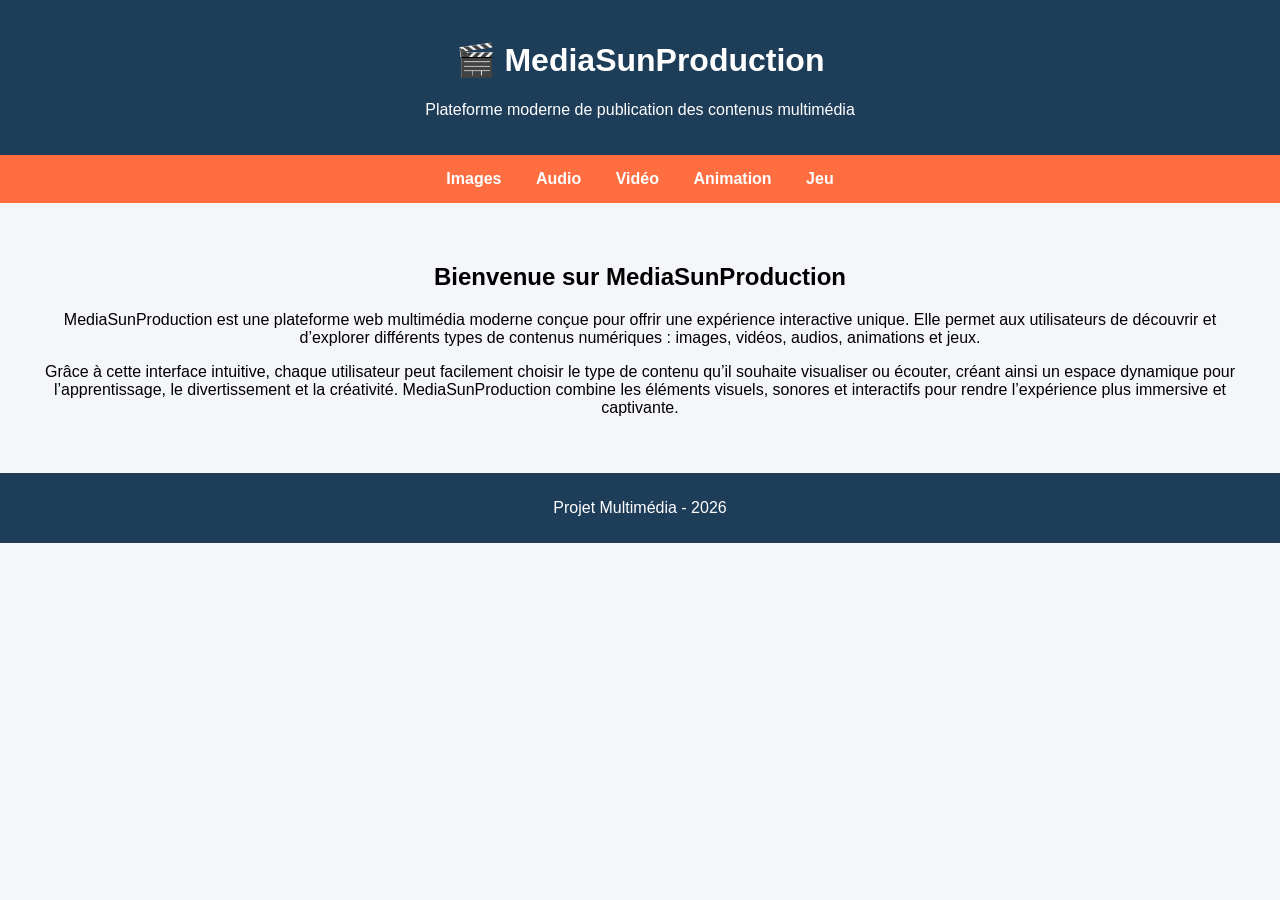
<file: index.html>
<!DOCTYPE html>
<html lang="fr">
<head>
<meta charset="UTF-8">
<title>MediaHub - Accueil</title>
<link rel="stylesheet" href="style.css">
</head>

<body>

<header>
    <h1>🎬 MediaSunProduction</h1>
    <p>Plateforme moderne de publication des contenus multimédia</p>
</header>

<nav>
    <a href="images.html">Images</a>
    <a href="audio.html">Audio</a>
    <a href="video.html">Vidéo</a>
    <a href="animation.html">Animation</a>
    <a href="jeu.html">Jeu</a>
</nav>

<section>
    <h2>Bienvenue sur MediaSunProduction</h2>

    <p>
        MediaSunProduction est une plateforme web multimédia moderne conçue pour offrir 
        une expérience interactive unique. Elle permet aux utilisateurs de découvrir et d’explorer 
        différents types de contenus numériques : images, vidéos, audios, animations et jeux.
    </p>

    <p>
        Grâce à cette interface intuitive, chaque utilisateur peut facilement 
        choisir le type de contenu qu’il souhaite visualiser ou écouter, créant ainsi un espace dynamique pour l’apprentissage, le divertissement et la créativité. MediaSunProduction combine les éléments visuels, 
        sonores et interactifs pour rendre l’expérience plus immersive et captivante.
    </p>

</section>

<footer>
    <p>Projet Multimédia - 2026</p>
</footer>

</body>
</html>
</file>
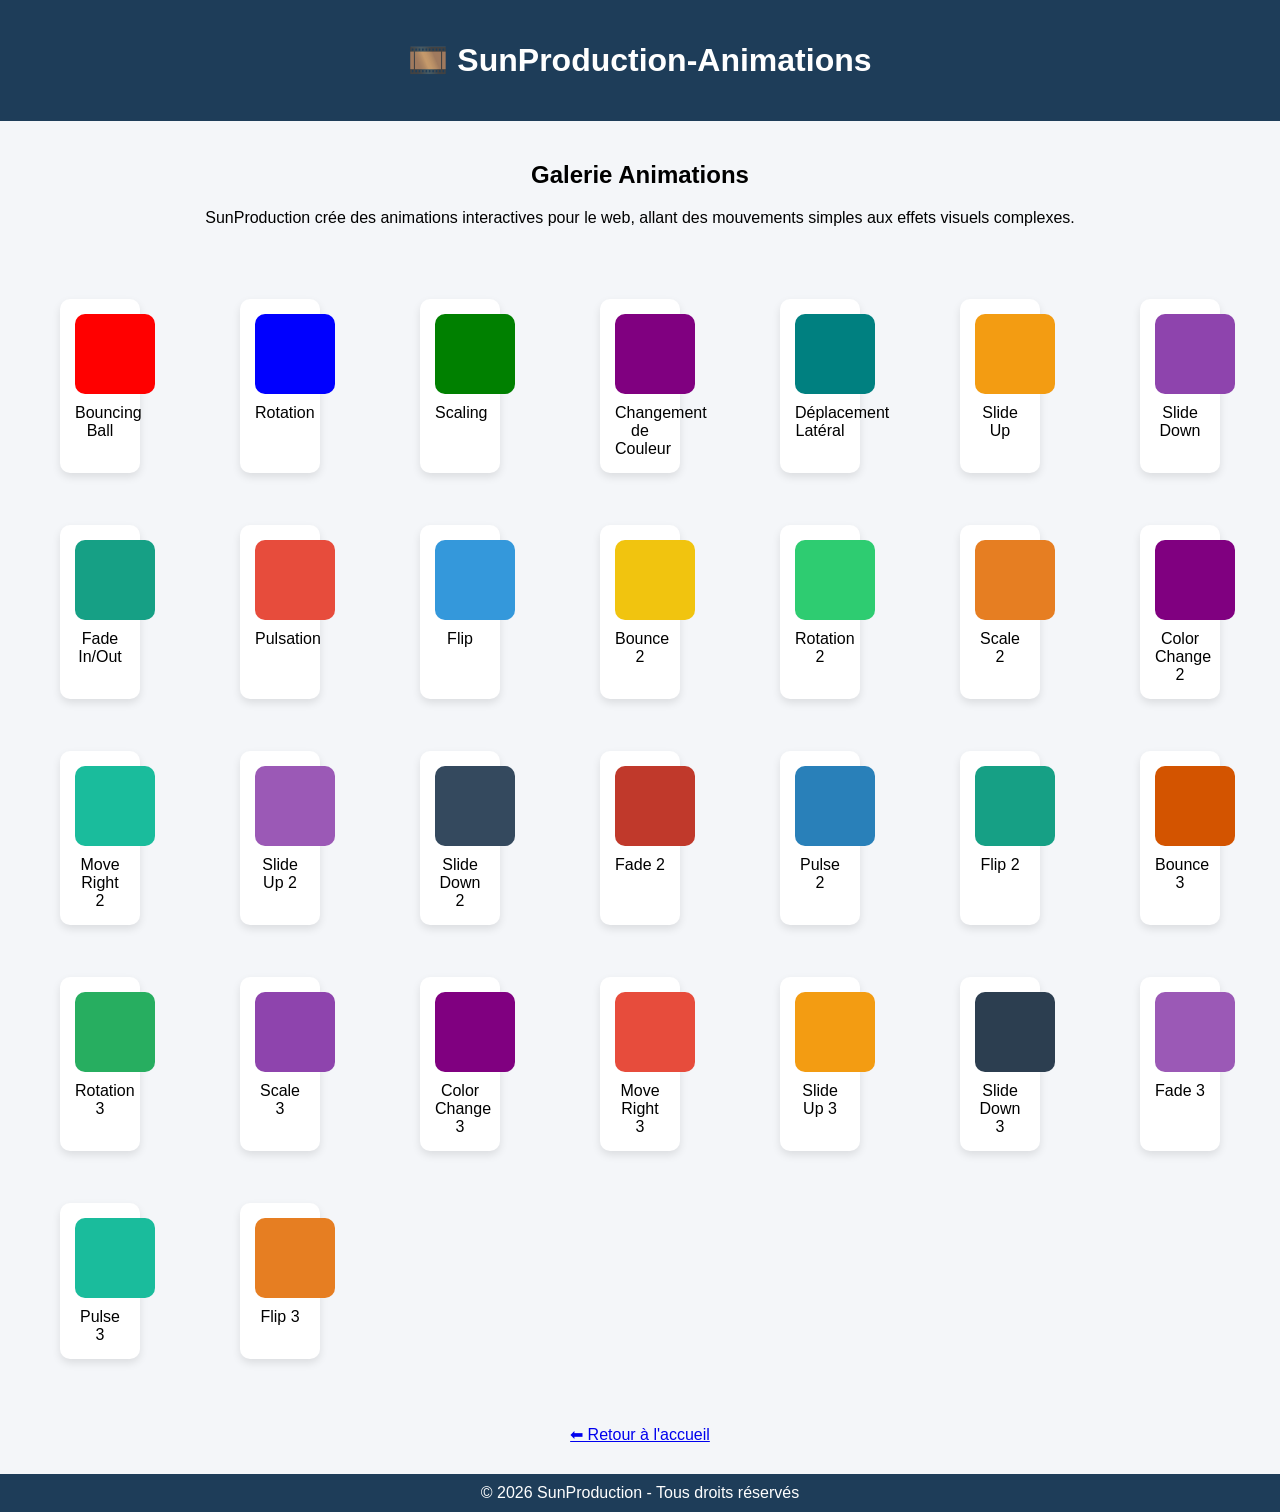
<file: animation.html>
<!DOCTYPE html>
<html lang="fr">
<head>
<meta charset="UTF-8">
<title>Animations - SunProduction</title>
<link rel="stylesheet" href="style.css">

<style>
.galerie-animation {
    display: grid;
    grid-template-columns: repeat(auto-fit, minmax(150px, 1fr));
    gap: 20px;
    padding: 20px;
}

figure {
    background-color: white;
    padding: 15px;
    border-radius: 10px;
    box-shadow: 0px 4px 8px rgba(0,0,0,0.1);
    text-align: center;
}

.anim {
    width: 80px;
    height: 80px;
    margin: 0 auto 10px auto;
    border-radius: 10px;
}

/* Animation 1: Bouncing Ball */
.bounce { background: red; animation: bounce 2s infinite; }
@keyframes bounce {
  0%, 100% { transform: translateY(0); }
  50% { transform: translateY(-50px); }
}

/* Animation 2: Rotation */
.rotate { background: blue; animation: rotate 2s linear infinite; }
@keyframes rotate {
  0% { transform: rotate(0deg); }
  100% { transform: rotate(360deg); }
}

/* Animation 3: Scaling */
.scale { background: green; animation: scale 2s infinite; }
@keyframes scale {
  0%,100% { transform: scale(1); }
  50% { transform: scale(1.5); }
}

/* Animation 4: Color Change */
.color { background: purple; animation: colorchange 3s infinite; }
@keyframes colorchange {
  0% { background-color: purple; }
  25% { background-color: orange; }
  50% { background-color: yellow; }
  75% { background-color: pink; }
  100% { background-color: purple; }
}

/* Animation 5: Move Right */
.move { background: teal; animation: moveRight 2s infinite; position: relative; }
@keyframes moveRight {
  0%,100% { left: 0; }
  50% { left: 50px; }
}

/* Les autres animations 6 à 30 peuvent suivre le même principe */
.slideup { background: #f39c12; animation: slideUp 2s infinite; }
@keyframes slideUp { 0%,100% { transform: translateY(0); } 50% { transform: translateY(-30px); } }

.slidedown { background: #8e44ad; animation: slideDown 2s infinite; }
@keyframes slideDown { 0%,100% { transform: translateY(0); } 50% { transform: translateY(30px); } }

.fade { background: #16a085; animation: fade 2s infinite; }
@keyframes fade { 0%,100% { opacity: 1; } 50% { opacity: 0.3; } }

.pulse { background: #e74c3c; animation: pulse 2s infinite; }
@keyframes pulse { 0%,100% { transform: scale(1); } 50% { transform: scale(1.2); } }

.flip { background: #3498db; animation: flip 2s infinite; }
@keyframes flip { 0%,100% { transform: rotateY(0deg); } 50% { transform: rotateY(180deg); } }

/* Pour aller jusqu’à 30, on peut dupliquer avec variations de couleur et animation duration */
</style>
</head>

<body>

<header>
    <h1>🎞️ SunProduction-Animations</h1>
    <p></p>
</header>

<section style="text-align:center; padding:20px;">
    <h2>Galerie Animations</h2>
    <p>
        SunProduction crée des animations interactives pour le web,
        allant des mouvements simples aux effets visuels complexes.
    </p>
</section>

<section class="galerie-animation">

<figure>
    <div class="anim bounce"></div>
    <figcaption>Bouncing Ball</figcaption>
</figure>

<figure>
    <div class="anim rotate"></div>
    <figcaption>Rotation</figcaption>
</figure>

<figure>
    <div class="anim scale"></div>
    <figcaption>Scaling</figcaption>
</figure>

<figure>
    <div class="anim color"></div>
    <figcaption>Changement de Couleur</figcaption>
</figure>

<figure>
    <div class="anim move"></div>
    <figcaption>Déplacement Latéral</figcaption>
</figure>

<figure>
    <div class="anim slideup"></div>
    <figcaption>Slide Up</figcaption>
</figure>

<figure>
    <div class="anim slidedown"></div>
    <figcaption>Slide Down</figcaption>
</figure>

<figure>
    <div class="anim fade"></div>
    <figcaption>Fade In/Out</figcaption>
</figure>

<figure>
    <div class="anim pulse"></div>
    <figcaption>Pulsation</figcaption>
</figure>

<figure>
    <div class="anim flip"></div>
    <figcaption>Flip</figcaption>
</figure>

<!-- Dupliquer pour atteindre 30 animations avec variations de couleurs et timing -->
<figure><div class="anim bounce" style="background:#f1c40f; animation-duration:1.5s;"></div><figcaption>Bounce 2</figcaption></figure>
<figure><div class="anim rotate" style="background:#2ecc71; animation-duration:3s;"></div><figcaption>Rotation 2</figcaption></figure>
<figure><div class="anim scale" style="background:#e67e22; animation-duration:2.5s;"></div><figcaption>Scale 2</figcaption></figure>
<figure><div class="anim color" style="animation-duration:4s;"></div><figcaption>Color Change 2</figcaption></figure>
<figure><div class="anim move" style="background:#1abc9c; animation-duration:1.8s;"></div><figcaption>Move Right 2</figcaption></figure>
<figure><div class="anim slideup" style="background:#9b59b6;"></div><figcaption>Slide Up 2</figcaption></figure>
<figure><div class="anim slidedown" style="background:#34495e;"></div><figcaption>Slide Down 2</figcaption></figure>
<figure><div class="anim fade" style="background:#c0392b;"></div><figcaption>Fade 2</figcaption></figure>
<figure><div class="anim pulse" style="background:#2980b9;"></div><figcaption>Pulse 2</figcaption></figure>
<figure><div class="anim flip" style="background:#16a085;"></div><figcaption>Flip 2</figcaption></figure>
<figure><div class="anim bounce" style="background:#d35400;"></div><figcaption>Bounce 3</figcaption></figure>
<figure><div class="anim rotate" style="background:#27ae60;"></div><figcaption>Rotation 3</figcaption></figure>
<figure><div class="anim scale" style="background:#8e44ad;"></div><figcaption>Scale 3</figcaption></figure>
<figure><div class="anim color" style="animation-duration:5s;"></div><figcaption>Color Change 3</figcaption></figure>
<figure><div class="anim move" style="background:#e74c3c;"></div><figcaption>Move Right 3</figcaption></figure>
<figure><div class="anim slideup" style="background:#f39c12;"></div><figcaption>Slide Up 3</figcaption></figure>
<figure><div class="anim slidedown" style="background:#2c3e50;"></div><figcaption>Slide Down 3</figcaption></figure>
<figure><div class="anim fade" style="background:#9b59b6;"></div><figcaption>Fade 3</figcaption></figure>
<figure><div class="anim pulse" style="background:#1abc9c;"></div><figcaption>Pulse 3</figcaption></figure>
<figure><div class="anim flip" style="background:#e67e22;"></div><figcaption>Flip 3</figcaption></figure>

</section>

<div style="text-align:center; margin:30px;">
    <a href="index.html">⬅ Retour à l'accueil</a>
</div>

<footer style="text-align:center; padding:10px; background:#1e3d59; color:white;">
    © 2026 SunProduction - Tous droits réservés
</footer>

</body>
</html>
</file>
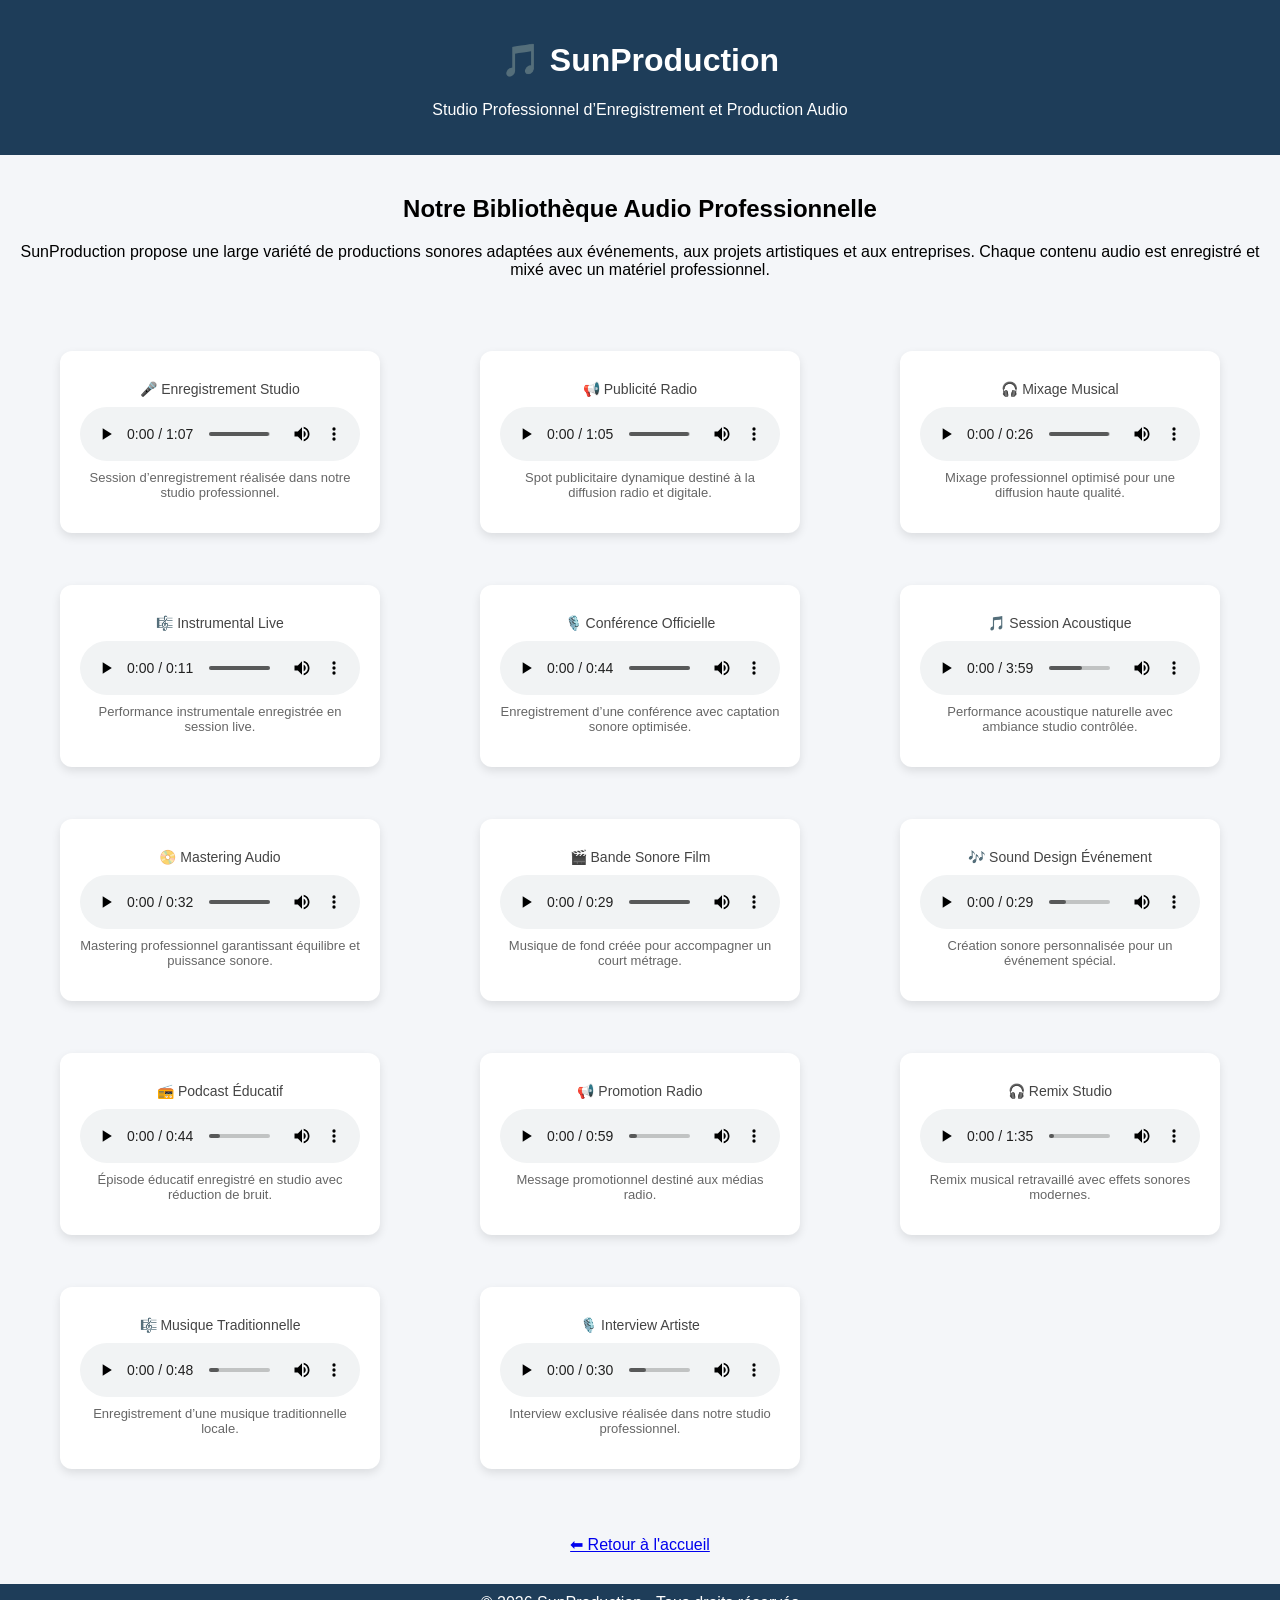
<file: audio.html>
<!DOCTYPE html>
<html lang="fr">
<head>
<meta charset="UTF-8">
<title>Audio - SunProduction</title>
<link rel="stylesheet" href="style.css">

<style>
.galerie-audio {
    display: grid;
    grid-template-columns: repeat(auto-fit, minmax(300px, 1fr));
    gap: 20px;
    padding: 20px;
}

figure {
    background-color: white;
    padding: 20px;
    border-radius: 12px;
    box-shadow: 0px 4px 10px rgba(0,0,0,0.1);
    text-align: center;
}

audio {
    width: 100%;
    margin-top: 10px;
}

figcaption {
    margin-top: 10px;
    font-size: 14px;
    color: #444;
}

.description {
    font-size: 13px;
    color: #666;
    margin-top: 5px;
}
</style>
</head>

<body>

<header>
    <h1>🎵 SunProduction</h1>
    <p>Studio Professionnel d’Enregistrement et Production Audio</p>
</header>

<section style="text-align:center; padding:20px;">
    <h2>Notre Bibliothèque Audio Professionnelle</h2>

    <p>
        SunProduction propose une large variété de productions sonores
        adaptées aux événements, aux projets artistiques et aux entreprises.
        Chaque contenu audio est enregistré et mixé avec un matériel professionnel.
    </p>
</section>

<section class="galerie-audio">



<!-- 2 -->
<figure>
    <figcaption>🎤 Enregistrement Studio</figcaption>
    <audio controls><source src="facebook_video_1758124839609.mp3" type="audio/mpeg"></audio>
    <p class="description">Session d’enregistrement réalisée dans notre studio professionnel.</p>
</figure>


<!-- 4 -->
<figure>
    <figcaption>📢 Publicité Radio</figcaption>
    <audio controls><source src="agakino.mp3" type="audio/mpeg"></audio>
    <p class="description">Spot publicitaire dynamique destiné à la diffusion radio et digitale.</p>
</figure>

<!-- 5 -->
<figure>
    <figcaption>🎧 Mixage Musical</figcaption>
    <audio controls><source src="facebook_video_1737701937747.mp3" type="audio/mpeg"></audio>
    <p class="description">Mixage professionnel optimisé pour une diffusion haute qualité.</p>
</figure>

<!-- 6 -->
<figure>
    <figcaption>🎼 Instrumental Live</figcaption>
    <audio controls><source src="facebook_video_1745438090163.mp3" type="audio/mpeg"></audio>
    <p class="description">Performance instrumentale enregistrée en session live.</p>
</figure>

<!-- 7 -->
<figure>
    <figcaption>🎙️ Conférence Officielle</figcaption>
    <audio controls><source src="facebook_video_1758116193965.mp3" type="audio/mpeg"></audio>
    <p class="description">Enregistrement d’une conférence avec captation sonore optimisée.</p>
</figure>

<!-- 8 -->
<figure>
    <figcaption>🎵 Session Acoustique</figcaption>
    <audio controls><source src="facebook_video_1758116558402.mp3" type="audio/mpeg"></audio>
    <p class="description">Performance acoustique naturelle avec ambiance studio contrôlée.</p>
</figure>

<!-- 9 -->
<figure>
    <figcaption>📀 Mastering Audio</figcaption>
    <audio controls><source src="facebook_video_1758116624824.mp3" type="audio/mpeg"></audio>
    <p class="description">Mastering professionnel garantissant équilibre et puissance sonore.</p>
</figure>

<!-- 10 -->
<figure>
    <figcaption>🎬 Bande Sonore Film</figcaption>
    <audio controls><source src="facebook_video_1758116954953.mp3" type="audio/mpeg"></audio>
    <p class="description">Musique de fond créée pour accompagner un court métrage.</p>
</figure>

<!-- 11 -->
<figure>
    <figcaption>🎶 Sound Design Événement</figcaption>
    <audio controls><source src="facebook_video_1758117021449.mp3" type="audio/mpeg"></audio>
    <p class="description">Création sonore personnalisée pour un événement spécial.</p>
</figure>



<!-- 13 -->
<figure>
    <figcaption>📻 Podcast Éducatif</figcaption>
    <audio controls><source src="facebook_video_1758116193965.mp3" type="audio/mpeg"></audio>
    <p class="description">Épisode éducatif enregistré en studio avec réduction de bruit.</p>
</figure>

<!-- 14 -->
<figure>
    <figcaption>📢 Promotion Radio</figcaption>
    <audio controls><source src="facebook_video_1758116570198.mp3" type="audio/mpeg"></audio>
    <p class="description">Message promotionnel destiné aux médias radio.</p>
</figure>

<!-- 15 -->
<figure>
    <figcaption>🎧 Remix Studio</figcaption>
    <audio controls><source src="facebook_video_1758124584483.mp3" type="audio/mpeg"></audio>
    <p class="description">Remix musical retravaillé avec effets sonores modernes.</p>
</figure>

<!-- 16 -->
<figure>
    <figcaption>🎼 Musique Traditionnelle</figcaption>
    <audio controls><source src="facebook_video_1758124402899.mp3" type="audio/mpeg"></audio>
    <p class="description">Enregistrement d’une musique traditionnelle locale.</p>
</figure>

<!-- 17 -->
<figure>
    <figcaption>🎙️ Interview Artiste</figcaption>
    <audio controls><source src="facebook_video_1737065933926.mp3" type="audio/mpeg"></audio>
    <p class="description">Interview exclusive réalisée dans notre studio professionnel.</p>
</figure>



</section>

<div style="text-align:center; margin:30px;">
    <a href="index.html">⬅ Retour à l'accueil</a>
</div>

<footer style="text-align:center; padding:10px; background:#1e3d59; color:white;">
    © 2026 SunProduction - Tous droits réservés
</footer>

</body>
</html>
</file>
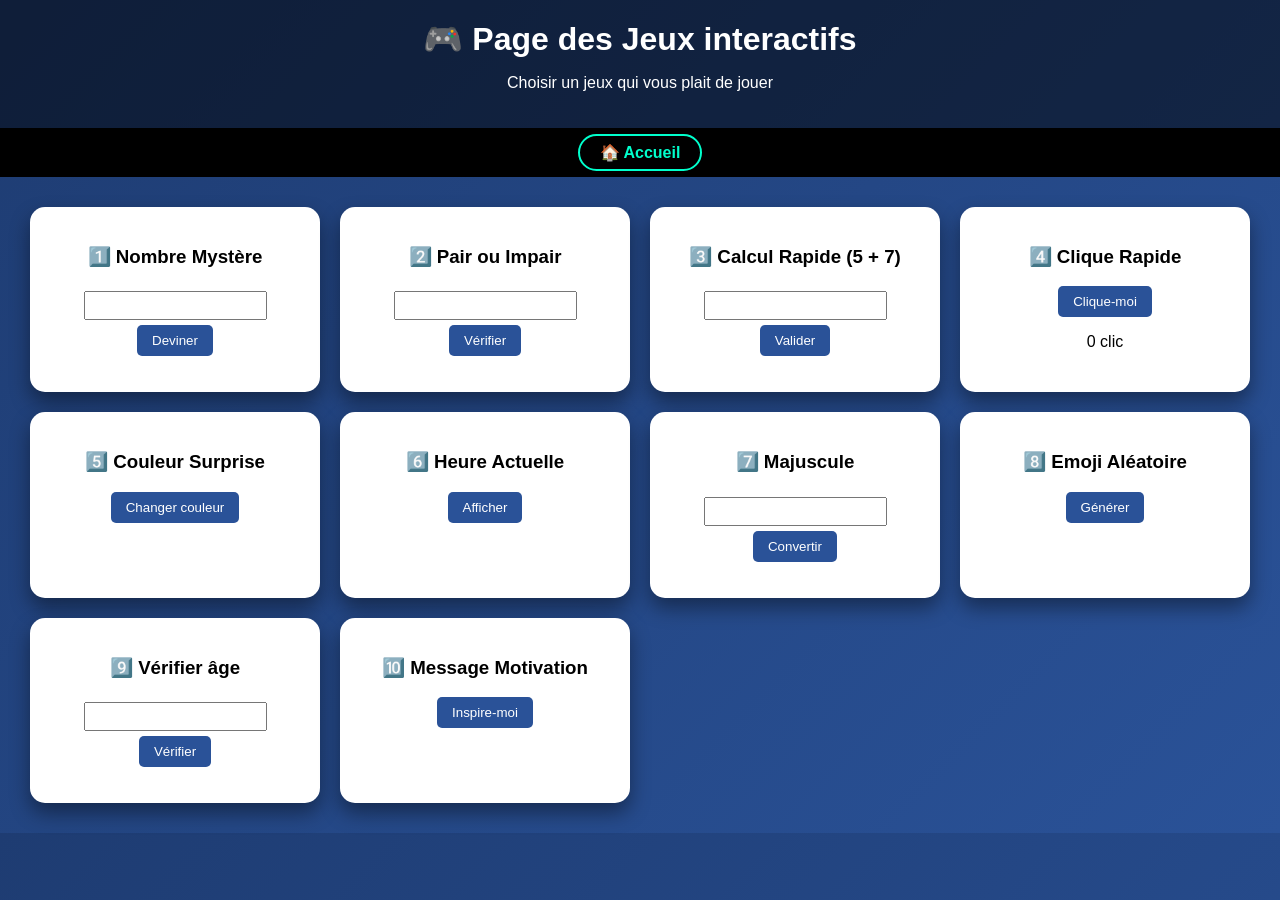
<file: jeu.html>
<!DOCTYPE html>
<html lang="fr">
<head>
<meta charset="UTF-8">
<title>Page Jeux - SunProduction</title>

<style>
body{
    margin:0;
    font-family:Arial, sans-serif;
    background:linear-gradient(135deg,#1e3c72,#2a5298);
    color:white;
    text-align:center;
}
/* Navigation */
nav {
    text-align: center;
    padding: 15px;
    background: black;
}

nav a {
    color: #00ffcc;
    text-decoration: none;
    font-weight: bold;
    padding: 8px 20px;
    border: 2px solid #00ffcc;
    border-radius: 30px;
    transition: 0.3s;
}

nav a:hover {
    background: #00ffcc;
    color: black;
}


header{
    padding:20px;
    background:#00000080;
}

h1{margin:0;}

.container{
    display:grid;
    grid-template-columns:repeat(auto-fit,minmax(250px,1fr));
    gap:20px;
    padding:30px;
}

.game{
    background:white;
    color:black;
    padding:20px;
    border-radius:15px;
    box-shadow:0 10px 20px rgba(0,0,0,0.4);
}

button{
    padding:8px 15px;
    border:none;
    background:#2a5298;
    color:white;
    border-radius:5px;
    cursor:pointer;
}

button:hover{
    background:#1e3c72;
}

input{
    padding:5px;
    margin:5px;
}
</style>
</head>

<body>

<header>
<h1>🎮 Page des Jeux interactifs</h1>
<p>Choisir un jeux qui vous plait de jouer</p>
</header>
<nav>
    <a href="index.html">🏠 Accueil</a>
</nav>


<div class="container">

<!-- 1 Nombre mystère -->
<div class="game">
<h3>1️⃣ Nombre Mystère</h3>
<input type="number" id="guess">
<button onclick="guessNumber()">Deviner</button>
<p id="result1"></p>
</div>

<!-- 2 Pair ou Impair -->
<div class="game">
<h3>2️⃣ Pair ou Impair</h3>
<input type="number" id="number2">
<button onclick="pairImpair()">Vérifier</button>
<p id="result2"></p>
</div>

<!-- 3 Calcul rapide -->
<div class="game">
<h3>3️⃣ Calcul Rapide (5 + 7)</h3>
<input type="number" id="calc">
<button onclick="checkCalc()">Valider</button>
<p id="result3"></p>
</div>

<!-- 4 Clique rapide -->
<div class="game">
<h3>4️⃣ Clique Rapide</h3>
<button onclick="countClick()">Clique-moi</button>
<p id="clickCount">0 clic</p>
</div>

<!-- 5 Couleur aléatoire -->
<div class="game">
<h3>5️⃣ Couleur Surprise</h3>
<button onclick="changeColor()">Changer couleur</button>
</div>

<!-- 6 Heure actuelle -->
<div class="game">
<h3>6️⃣ Heure Actuelle</h3>
<button onclick="showTime()">Afficher</button>
<p id="time"></p>
</div>

<!-- 7 Lettre Majuscule -->
<div class="game">
<h3>7️⃣ Majuscule</h3>
<input type="text" id="text">
<button onclick="toUpper()">Convertir</button>
<p id="result7"></p>
</div>

<!-- 8 Random Emoji -->
<div class="game">
<h3>8️⃣ Emoji Aléatoire</h3>
<button onclick="randomEmoji()">Générer</button>
<p id="emoji"></p>
</div>

<!-- 9 Test âge -->
<div class="game">
<h3>9️⃣ Vérifier âge</h3>
<input type="number" id="age">
<button onclick="checkAge()">Vérifier</button>
<p id="result9"></p>
</div>

<!-- 10 Motivation -->
<div class="game">
<h3>🔟 Message Motivation</h3>
<button onclick="motivation()">Inspire-moi</button>
<p id="msg"></p>
</div>

</div>

<script>

// 1 Nombre mystère
let secret = Math.floor(Math.random()*10)+1;
function guessNumber(){
    let g = document.getElementById("guess").value;
    document.getElementById("result1").innerText =
    (g == secret) ? "Bravo !" : "Essaie encore !";
}

// 2 Pair ou impair
function pairImpair(){
    let n = document.getElementById("number2").value;
    document.getElementById("result2").innerText =
    (n % 2 == 0) ? "Nombre Pair" : "Nombre Impair";
}

// 3 Calcul
function checkCalc(){
    let c = document.getElementById("calc").value;
    document.getElementById("result3").innerText =
    (c == 12) ? "Correct !" : "Faux !";
}

// 4 Compteur clic
let count=0;
function countClick(){
    count++;
    document.getElementById("clickCount").innerText = count + " clic";
}

// 5 Couleur aléatoire
function changeColor(){
    let colors=["red","green","blue","purple","orange"];
    document.body.style.background =
    colors[Math.floor(Math.random()*colors.length)];
}

// 6 Heure
function showTime(){
    document.getElementById("time").innerText =
    new Date().toLocaleTimeString();
}

// 7 Majuscule
function toUpper(){
    let t = document.getElementById("text").value;
    document.getElementById("result7").innerText = t.toUpperCase();
}

// 8 Emoji
function randomEmoji(){
    let emojis=["😀","😂","🔥","🎉","🚀","💡","🌟"];
    document.getElementById("emoji").innerText =
    emojis[Math.floor(Math.random()*emojis.length)];
}

// 9 Age
function checkAge(){
    let a = document.getElementById("age").value;
    document.getElementById("result9").innerText =
    (a >= 18) ? "Majeur" : "Mineur";
}

// 10 Motivation
function motivation(){
    let messages=[
    "Tu peux réussir !",
    "N'abandonne jamais !",
    "Travaille dur !",
    "Sois confiant !",
    "Continue à apprendre !"
    ];
    document.getElementById("msg").innerText =
    messages[Math.floor(Math.random()*messages.length)];
}

</script>

</body>
</html>
</file>
<file: style.css>
body {
    font-family: Arial, sans-serif;
    margin: 0;
    background-color: #f4f6f9;
}

header {
    background-color: #1e3d59;
    color: white;
    text-align: center;
    padding: 20px;
}

nav {
    background-color: #ff6e40;
    text-align: center;
    padding: 15px;
}

nav a {
    color: white;
    margin: 15px;
    text-decoration: none;
    font-weight: bold;
}

nav a:hover {
    text-decoration: underline;
}

section {
    padding: 40px;
    text-align: center;
}

footer {
    background-color: #1e3d59;
    color: white;
    text-align: center;
    padding: 10px;
}
</file>
